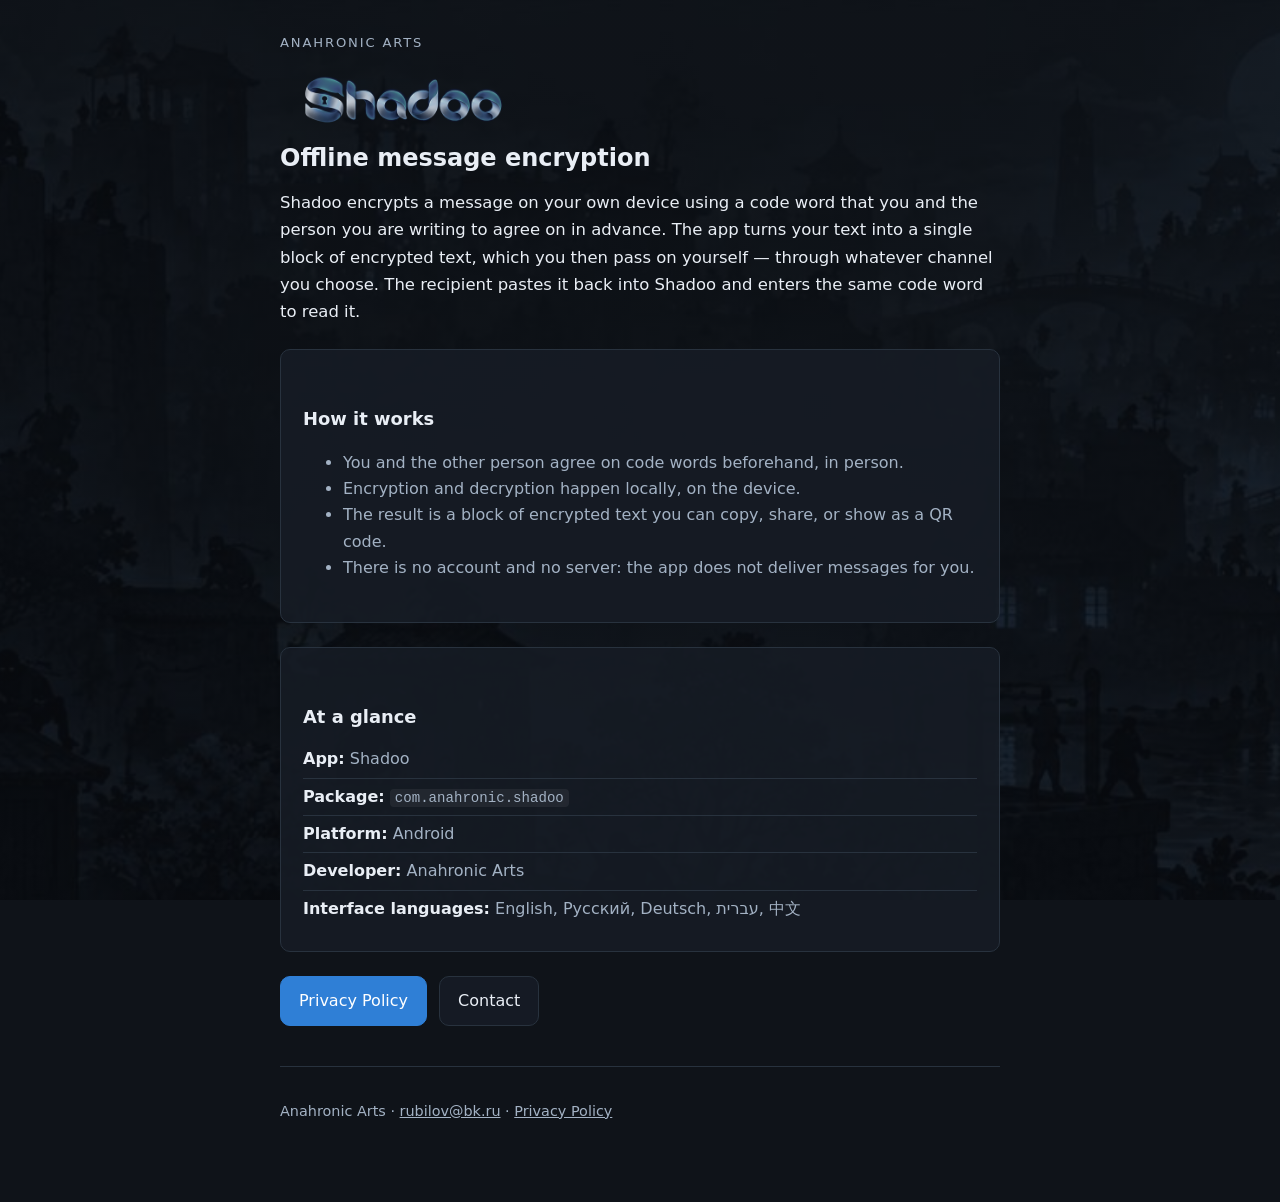
<file: index.html>
<!doctype html>
<html lang="en">
  <head>
    <meta charset="utf-8" />
    <meta name="viewport" content="width=device-width, initial-scale=1" />
    <title>Anahronic Arts — Shadoo</title>
    <meta
      name="description"
      content="Anahronic Arts — Shadoo, an offline message encryption app for Android. No server, no account."
    />
    <meta name="theme-color" content="#161c25" />
    <link rel="icon" href="/assets/favicon.ico" sizes="32x32" />
    <link rel="icon" type="image/png" href="/assets/icon-192.png" sizes="192x192" />
    <link rel="apple-touch-icon" href="/assets/icon-192.png" />
    <link rel="stylesheet" href="/styles.css" />
  </head>
  <body>
    <main class="wrap">
      <p class="brand">Anahronic Arts</p>
      <img class="logo" src="/assets/logo.png" alt="Shadoo" />
      <h1>Offline message encryption</h1>

      <p class="lede">
        Shadoo encrypts a message on your own device using a code word that you and the person you
        are writing to agree on in advance. The app turns your text into a single block of
        encrypted text, which you then pass on yourself — through whatever channel you choose. The
        recipient pastes it back into Shadoo and enters the same code word to read it.
      </p>

      <div class="card">
        <h2>How it works</h2>
        <ul>
          <li>You and the other person agree on code words beforehand, in person.</li>
          <li>Encryption and decryption happen locally, on the device.</li>
          <li>
            The result is a block of encrypted text you can copy, share, or show as a QR code.
          </li>
          <li>There is no account and no server: the app does not deliver messages for you.</li>
        </ul>
      </div>

      <div class="card">
        <h2>At a glance</h2>
        <ul class="meta">
          <li><strong>App:</strong> Shadoo</li>
          <li><strong>Package:</strong> <code>com.anahronic.shadoo</code></li>
          <li><strong>Platform:</strong> Android</li>
          <li><strong>Developer:</strong> Anahronic Arts</li>
          <li><strong>Interface languages:</strong> English, Русский, Deutsch, עברית, 中文</li>
        </ul>
      </div>

      <div class="actions">
        <a class="btn btn--primary" href="/privacy/">Privacy Policy</a>
        <a class="btn" href="mailto:rubilov@bk.ru">Contact</a>
      </div>

      <footer>
        <p>
          Anahronic Arts · <a href="mailto:rubilov@bk.ru">rubilov@bk.ru</a> ·
          <a href="/privacy/">Privacy Policy</a>
        </p>
      </footer>
    </main>
  </body>
</html>
</file>
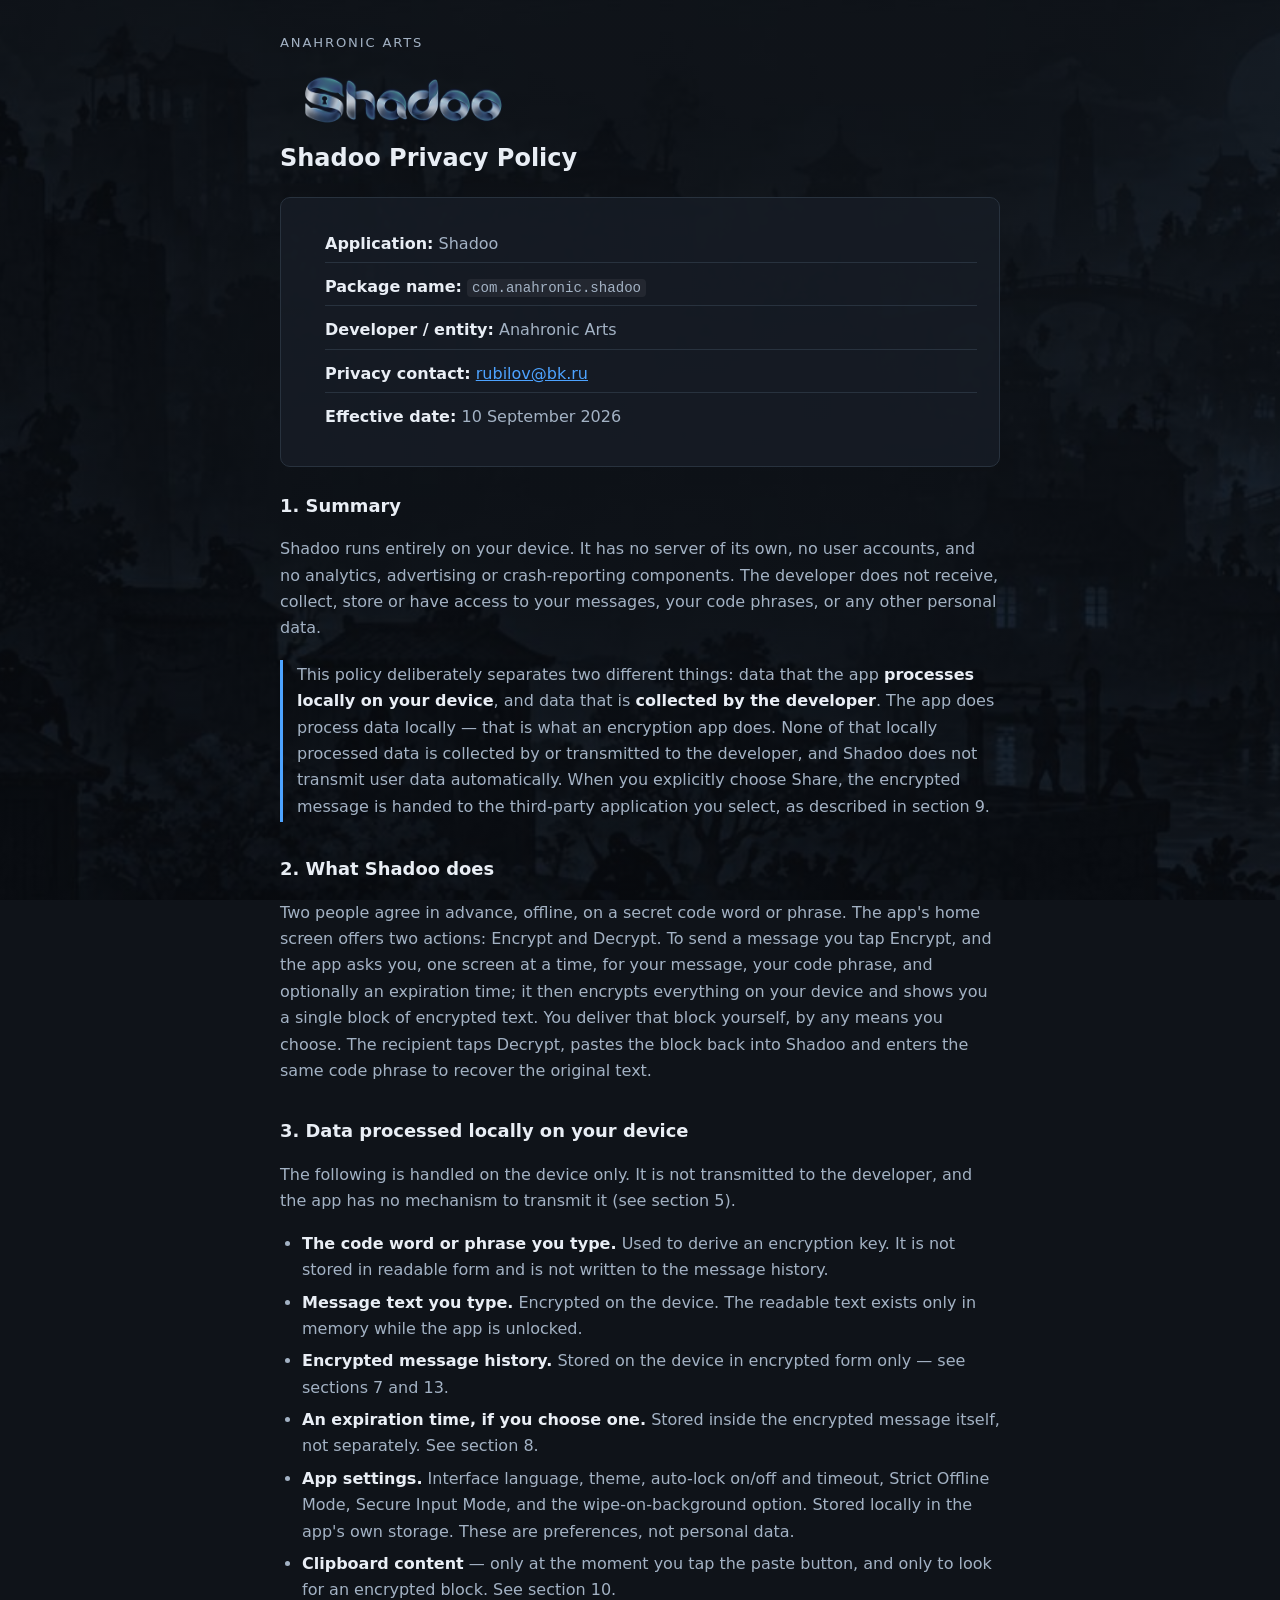
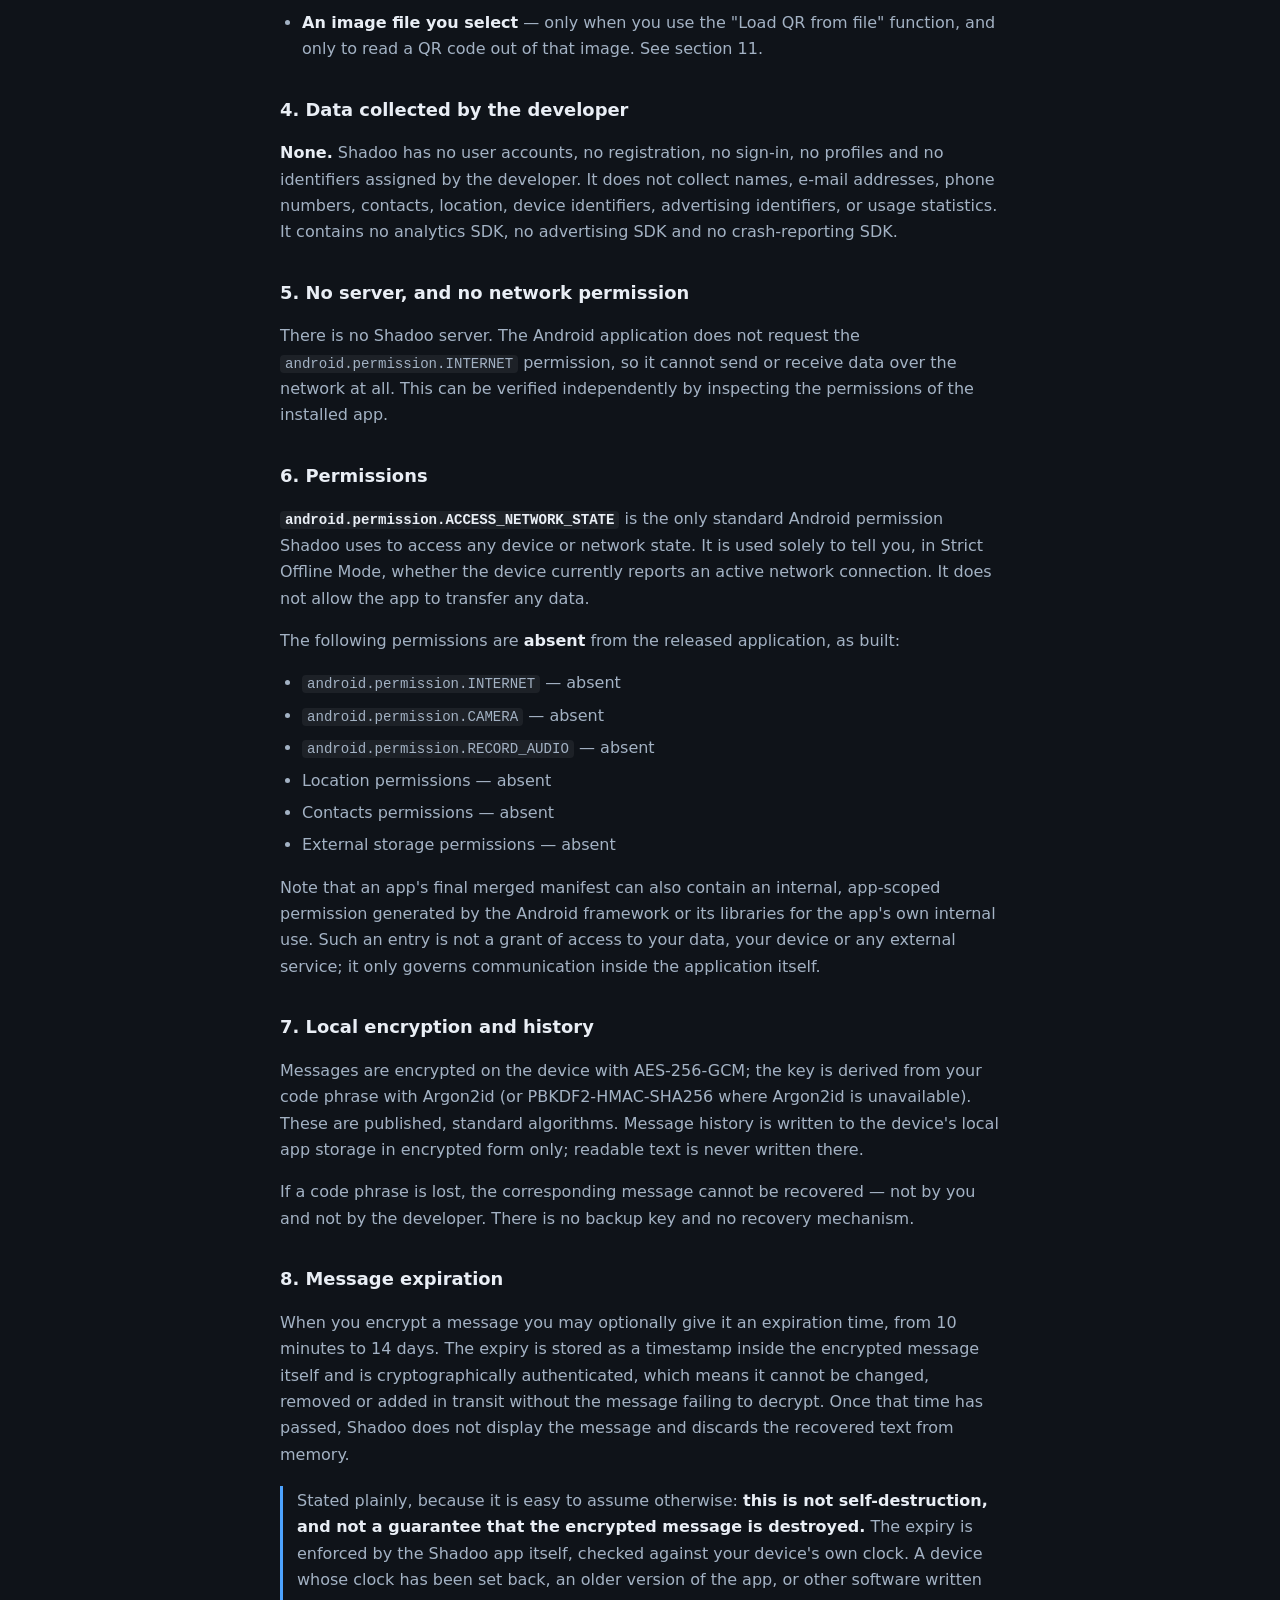
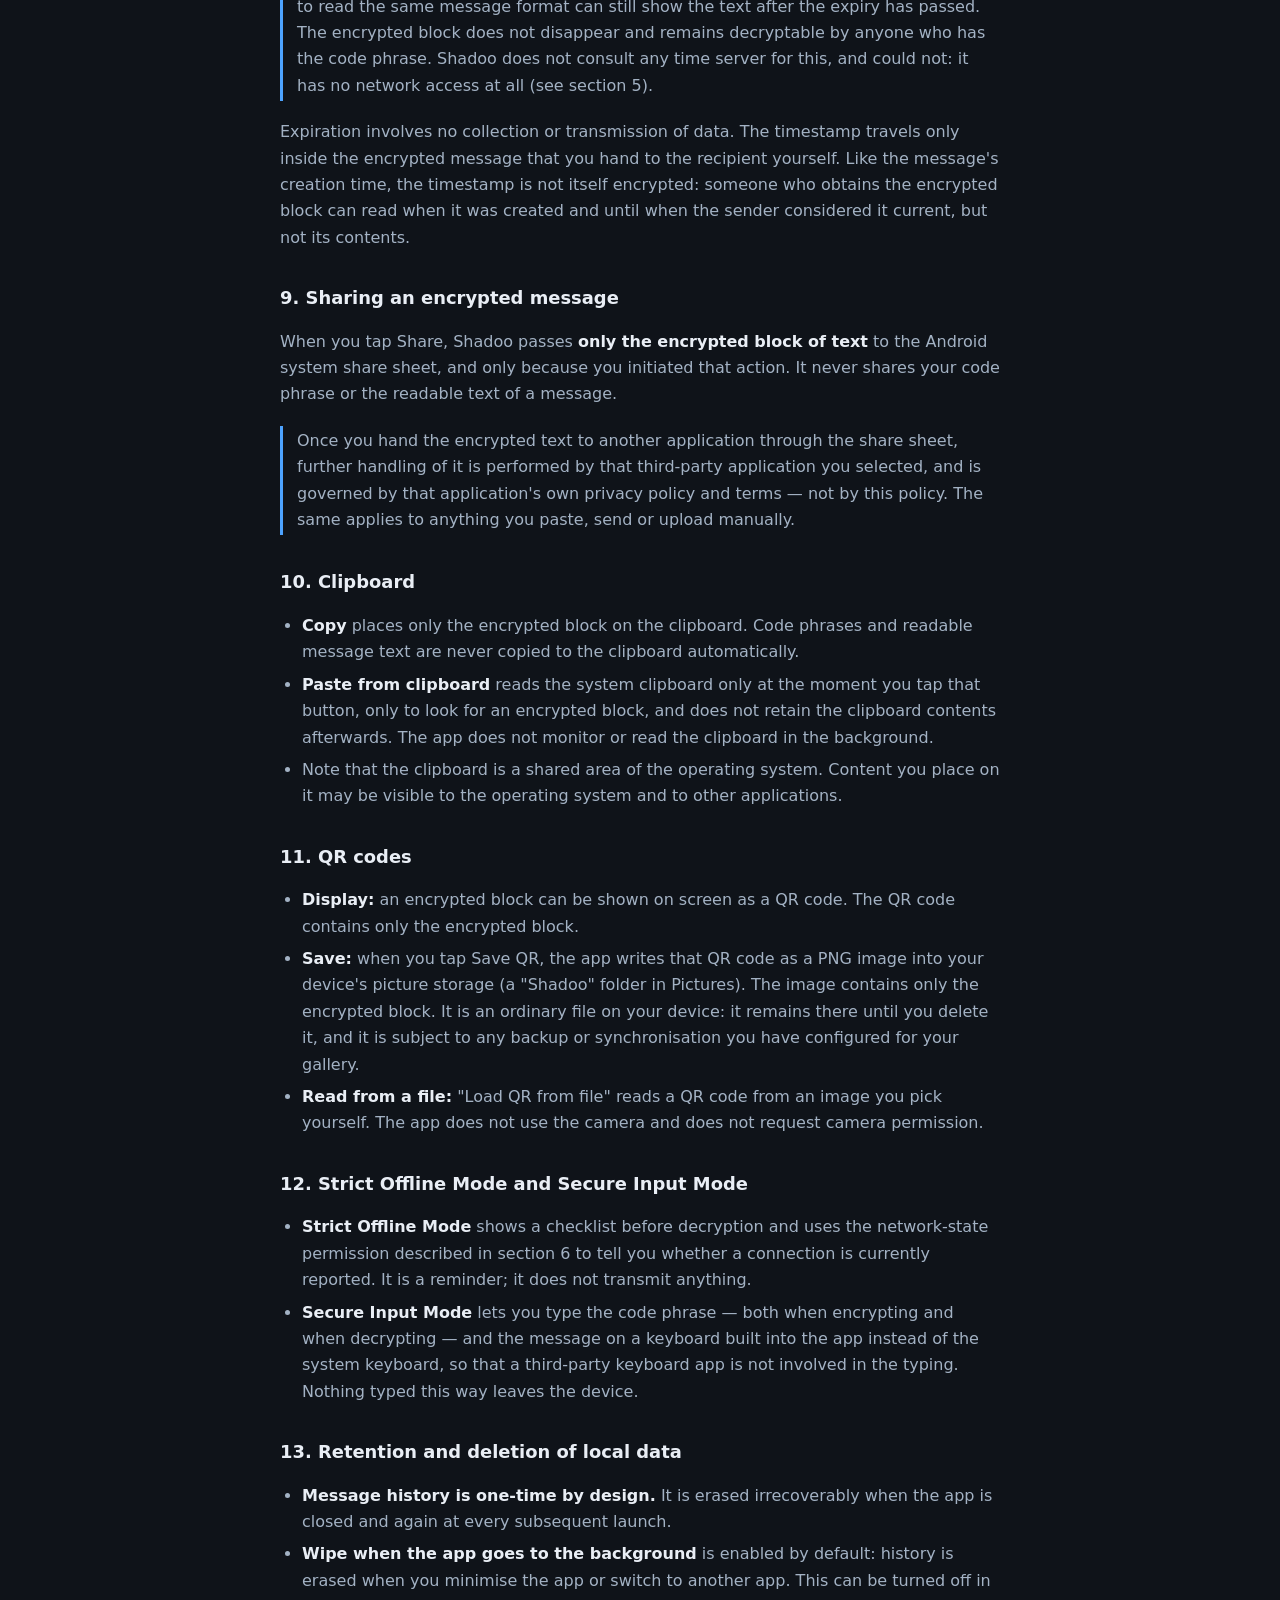
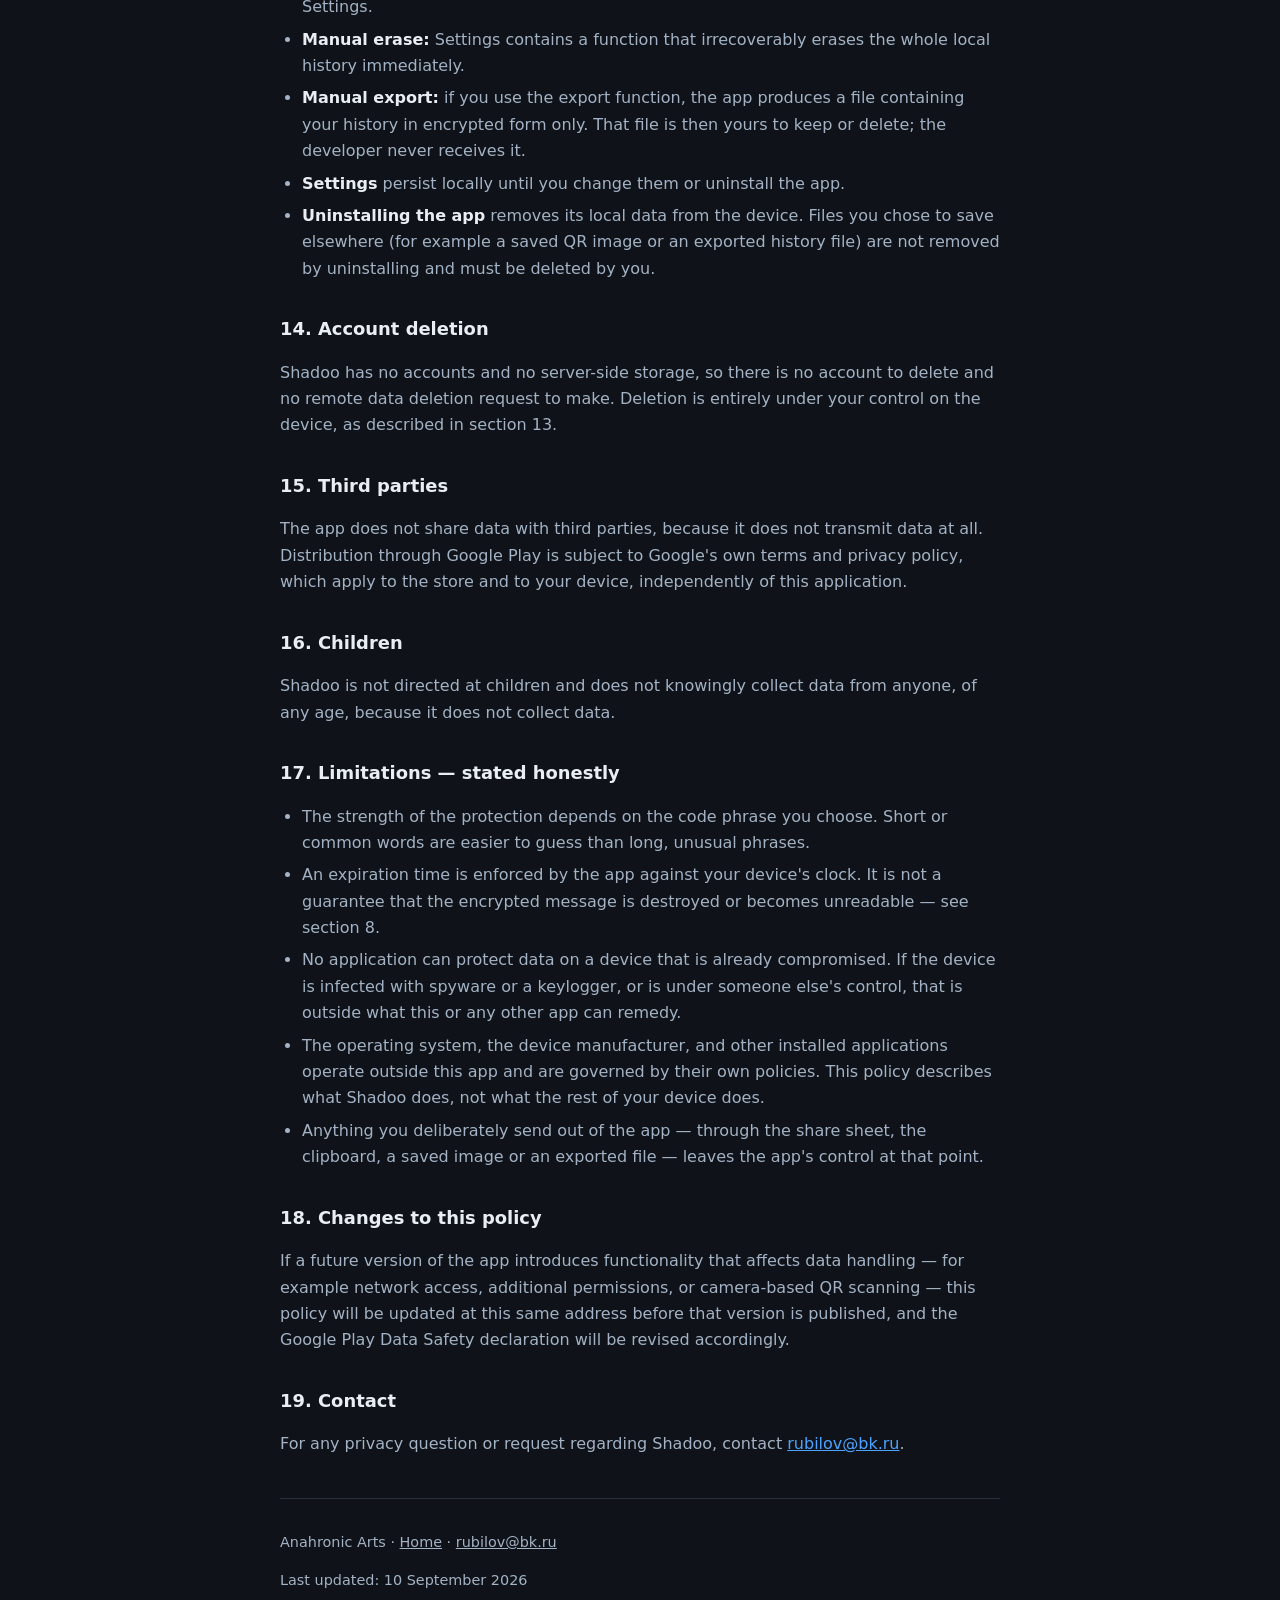
<file: privacy/index.html>
<!doctype html>
<html lang="en">
  <head>
    <meta charset="utf-8" />
    <meta name="viewport" content="width=device-width, initial-scale=1" />
    <title>Shadoo Privacy Policy — Anahronic Arts</title>
    <meta
      name="description"
      content="Privacy Policy for the Shadoo Android application by Anahronic Arts. What the app processes on your device, what it never sends anywhere, and how to delete it."
    />
    <meta name="theme-color" content="#161c25" />
    <link rel="icon" href="/assets/favicon.ico" sizes="32x32" />
    <link rel="icon" type="image/png" href="/assets/icon-192.png" sizes="192x192" />
    <link rel="apple-touch-icon" href="/assets/icon-192.png" />
    <link rel="stylesheet" href="/styles.css" />
  </head>
  <body>
    <main class="wrap doc">
      <p class="brand">Anahronic Arts</p>
      <img class="logo" src="/assets/logo.png" alt="Shadoo" />
      <h1>Shadoo Privacy Policy</h1>

      <div class="card">
        <ul class="meta">
          <li><strong>Application:</strong> Shadoo</li>
          <li><strong>Package name:</strong> <code>com.anahronic.shadoo</code></li>
          <li><strong>Developer / entity:</strong> Anahronic Arts</li>
          <li>
            <strong>Privacy contact:</strong>
            <a href="mailto:rubilov@bk.ru">rubilov@bk.ru</a>
          </li>
          <li><strong>Effective date:</strong> 10 September 2026</li>
        </ul>
      </div>

      <h2>1. Summary</h2>
      <p>
        Shadoo runs entirely on your device. It has no server of its own, no user accounts, and no
        analytics, advertising or crash-reporting components. The developer does not receive,
        collect, store or have access to your messages, your code phrases, or any other personal
        data.
      </p>
      <p class="note">
        This policy deliberately separates two different things: data that the app
        <strong>processes locally on your device</strong>, and data that is
        <strong>collected by the developer</strong>. The app does process data locally — that is
        what an encryption app does. None of that locally processed data is collected by or
        transmitted to the developer, and Shadoo does not transmit user data automatically. When
        you explicitly choose Share, the encrypted message is handed to the third-party
        application you select, as described in section 9.
      </p>

      <h2>2. What Shadoo does</h2>
      <p>
        Two people agree in advance, offline, on a secret code word or phrase. The app's home
        screen offers two actions: Encrypt and Decrypt. To send a message you tap Encrypt, and the
        app asks you, one screen at a time, for your message, your code phrase, and optionally an
        expiration time; it then encrypts everything on your device and shows you a single block of
        encrypted text. You deliver that block yourself, by any means you choose. The recipient taps
        Decrypt, pastes the block back into Shadoo and enters the same code phrase to recover the
        original text.
      </p>

      <h2>3. Data processed locally on your device</h2>
      <p>
        The following is handled on the device only. It is not transmitted to the developer, and
        the app has no mechanism to transmit it (see section 5).
      </p>
      <ul>
        <li>
          <strong>The code word or phrase you type.</strong> Used to derive an encryption key. It
          is not stored in readable form and is not written to the message history.
        </li>
        <li>
          <strong>Message text you type.</strong> Encrypted on the device. The readable text exists
          only in memory while the app is unlocked.
        </li>
        <li>
          <strong>Encrypted message history.</strong> Stored on the device in encrypted form only —
          see sections 7 and 13.
        </li>
        <li>
          <strong>An expiration time, if you choose one.</strong> Stored inside the encrypted
          message itself, not separately. See section 8.
        </li>
        <li>
          <strong>App settings.</strong> Interface language, theme, auto-lock on/off and timeout,
          Strict Offline Mode, Secure Input Mode, and the wipe-on-background option. Stored locally
          in the app's own storage. These are preferences, not personal data.
        </li>
        <li>
          <strong>Clipboard content</strong> — only at the moment you tap the paste button, and
          only to look for an encrypted block. See section 10.
        </li>
        <li>
          <strong>An image file you select</strong> — only when you use the "Load QR from file"
          function, and only to read a QR code out of that image. See section 11.
        </li>
      </ul>

      <h2>4. Data collected by the developer</h2>
      <p>
        <strong>None.</strong> Shadoo has no user accounts, no registration, no sign-in, no
        profiles and no identifiers assigned by the developer. It does not collect names, e-mail
        addresses, phone numbers, contacts, location, device identifiers, advertising identifiers,
        or usage statistics. It contains no analytics SDK, no advertising SDK and no
        crash-reporting SDK.
      </p>

      <h2>5. No server, and no network permission</h2>
      <p>
        There is no Shadoo server. The Android application does not request the
        <code>android.permission.INTERNET</code> permission, so it cannot send or receive data over
        the network at all. This can be verified independently by inspecting the permissions of the
        installed app.
      </p>

      <h2>6. Permissions</h2>
      <p>
        <strong><code>android.permission.ACCESS_NETWORK_STATE</code></strong> is the only standard
        Android permission Shadoo uses to access any device or network state. It is used solely to
        tell you, in Strict Offline Mode, whether the device currently reports an active network
        connection. It does not allow the app to transfer any data.
      </p>
      <p>
        The following permissions are <strong>absent</strong> from the released application, as
        built:
      </p>
      <ul>
        <li><code>android.permission.INTERNET</code> — absent</li>
        <li><code>android.permission.CAMERA</code> — absent</li>
        <li><code>android.permission.RECORD_AUDIO</code> — absent</li>
        <li>Location permissions — absent</li>
        <li>Contacts permissions — absent</li>
        <li>External storage permissions — absent</li>
      </ul>
      <p>
        Note that an app's final merged manifest can also contain an internal, app-scoped
        permission generated by the Android framework or its libraries for the app's own internal
        use. Such an entry is not a grant of access to your data, your device or any external
        service; it only governs communication inside the application itself.
      </p>

      <h2>7. Local encryption and history</h2>
      <p>
        Messages are encrypted on the device with AES-256-GCM; the key is derived from your code
        phrase with Argon2id (or PBKDF2-HMAC-SHA256 where Argon2id is unavailable). These are
        published, standard algorithms. Message history is written to the device's local app
        storage in encrypted form only; readable text is never written there.
      </p>
      <p>
        If a code phrase is lost, the corresponding message cannot be recovered — not by you and
        not by the developer. There is no backup key and no recovery mechanism.
      </p>

      <h2>8. Message expiration</h2>
      <p>
        When you encrypt a message you may optionally give it an expiration time, from 10 minutes to
        14 days. The expiry is stored as a timestamp inside the encrypted message itself and is
        cryptographically authenticated, which means it cannot be changed, removed or added in
        transit without the message failing to decrypt. Once that time has passed, Shadoo does not
        display the message and discards the recovered text from memory.
      </p>
      <p class="note">
        Stated plainly, because it is easy to assume otherwise: <strong>this is not
        self-destruction, and not a guarantee that the encrypted message is destroyed.</strong> The
        expiry is enforced by the Shadoo app itself, checked against your device's own clock. A
        device whose clock has been set back, an older version of the app, or other software written
        to read the same message format can still show the text after the expiry has passed. The
        encrypted block does not disappear and remains decryptable by anyone who has the code
        phrase. Shadoo does not consult any time server for this, and could not: it has no network
        access at all (see section 5).
      </p>
      <p>
        Expiration involves no collection or transmission of data. The timestamp travels only inside
        the encrypted message that you hand to the recipient yourself. Like the message's creation
        time, the timestamp is not itself encrypted: someone who obtains the encrypted block can
        read when it was created and until when the sender considered it current, but not its
        contents.
      </p>

      <h2>9. Sharing an encrypted message</h2>
      <p>
        When you tap Share, Shadoo passes <strong>only the encrypted block of text</strong> to the
        Android system share sheet, and only because you initiated that action. It never shares
        your code phrase or the readable text of a message.
      </p>
      <p class="note">
        Once you hand the encrypted text to another application through the share sheet, further
        handling of it is performed by that third-party application you selected, and is governed
        by that application's own privacy policy and terms — not by this policy. The same applies
        to anything you paste, send or upload manually.
      </p>

      <h2>10. Clipboard</h2>
      <ul>
        <li>
          <strong>Copy</strong> places only the encrypted block on the clipboard. Code phrases and
          readable message text are never copied to the clipboard automatically.
        </li>
        <li>
          <strong>Paste from clipboard</strong> reads the system clipboard only at the moment you
          tap that button, only to look for an encrypted block, and does not retain the clipboard
          contents afterwards. The app does not monitor or read the clipboard in the background.
        </li>
        <li>
          Note that the clipboard is a shared area of the operating system. Content you place on it
          may be visible to the operating system and to other applications.
        </li>
      </ul>

      <h2>11. QR codes</h2>
      <ul>
        <li>
          <strong>Display:</strong> an encrypted block can be shown on screen as a QR code. The QR
          code contains only the encrypted block.
        </li>
        <li>
          <strong>Save:</strong> when you tap Save QR, the app writes that QR code as a PNG image
          into your device's picture storage (a "Shadoo" folder in Pictures). The image contains
          only the encrypted block. It is an ordinary file on your device: it remains there until
          you delete it, and it is subject to any backup or synchronisation you have configured for
          your gallery.
        </li>
        <li>
          <strong>Read from a file:</strong> "Load QR from file" reads a QR code from an image you
          pick yourself. The app does not use the camera and does not request camera permission.
        </li>
      </ul>

      <h2>12. Strict Offline Mode and Secure Input Mode</h2>
      <ul>
        <li>
          <strong>Strict Offline Mode</strong> shows a checklist before decryption and uses the
          network-state permission described in section 6 to tell you whether a connection is
          currently reported. It is a reminder; it does not transmit anything.
        </li>
        <li>
          <strong>Secure Input Mode</strong> lets you type the code phrase — both when encrypting
          and when decrypting — and the message on a keyboard built into the app instead of the
          system keyboard, so that a third-party keyboard app is not involved in the typing.
          Nothing typed this way leaves the device.
        </li>
      </ul>

      <h2>13. Retention and deletion of local data</h2>
      <ul>
        <li>
          <strong>Message history is one-time by design.</strong> It is erased irrecoverably when
          the app is closed and again at every subsequent launch.
        </li>
        <li>
          <strong>Wipe when the app goes to the background</strong> is enabled by default: history
          is erased when you minimise the app or switch to another app. This can be turned off in
          Settings.
        </li>
        <li>
          <strong>Manual erase:</strong> Settings contains a function that irrecoverably erases the
          whole local history immediately.
        </li>
        <li>
          <strong>Manual export:</strong> if you use the export function, the app produces a file
          containing your history in encrypted form only. That file is then yours to keep or
          delete; the developer never receives it.
        </li>
        <li>
          <strong>Settings</strong> persist locally until you change them or uninstall the app.
        </li>
        <li>
          <strong>Uninstalling the app</strong> removes its local data from the device. Files you
          chose to save elsewhere (for example a saved QR image or an exported history file) are
          not removed by uninstalling and must be deleted by you.
        </li>
      </ul>

      <h2>14. Account deletion</h2>
      <p>
        Shadoo has no accounts and no server-side storage, so there is no account to delete and no
        remote data deletion request to make. Deletion is entirely under your control on the
        device, as described in section 13.
      </p>

      <h2>15. Third parties</h2>
      <p>
        The app does not share data with third parties, because it does not transmit data at all.
        Distribution through Google Play is subject to Google's own terms and privacy policy, which
        apply to the store and to your device, independently of this application.
      </p>

      <h2>16. Children</h2>
      <p>
        Shadoo is not directed at children and does not knowingly collect data from anyone, of any
        age, because it does not collect data.
      </p>

      <h2>17. Limitations — stated honestly</h2>
      <ul>
        <li>
          The strength of the protection depends on the code phrase you choose. Short or common
          words are easier to guess than long, unusual phrases.
        </li>
        <li>
          An expiration time is enforced by the app against your device's clock. It is not a
          guarantee that the encrypted message is destroyed or becomes unreadable — see section 8.
        </li>
        <li>
          No application can protect data on a device that is already compromised. If the device is
          infected with spyware or a keylogger, or is under someone else's control, that is outside
          what this or any other app can remedy.
        </li>
        <li>
          The operating system, the device manufacturer, and other installed applications operate
          outside this app and are governed by their own policies. This policy describes what
          Shadoo does, not what the rest of your device does.
        </li>
        <li>
          Anything you deliberately send out of the app — through the share sheet, the clipboard,
          a saved image or an exported file — leaves the app's control at that point.
        </li>
      </ul>

      <h2>18. Changes to this policy</h2>
      <p>
        If a future version of the app introduces functionality that affects data handling — for
        example network access, additional permissions, or camera-based QR scanning — this policy
        will be updated at this same address before that version is published, and the Google Play
        Data Safety declaration will be revised accordingly.
      </p>

      <h2>19. Contact</h2>
      <p>
        For any privacy question or request regarding Shadoo, contact
        <a href="mailto:rubilov@bk.ru">rubilov@bk.ru</a>.
      </p>

      <footer>
        <p>
          Anahronic Arts · <a href="/">Home</a> ·
          <a href="mailto:rubilov@bk.ru">rubilov@bk.ru</a>
        </p>
        <p>Last updated: 10 September 2026</p>
      </footer>
    </main>
  </body>
</html>
</file>
<file: styles.css>
/*
 * Shadoo / Anahronic Arts — static site styles.
 * Local only: no web fonts, no CDN, no remote anything.
 * Palette matches the app's Night theme.
 */

:root {
  --bg: #0f1319;
  --panel: #161c25;
  --text: #e9eef5;
  --muted: #a3b2c4;
  --border: #28323e;
  --accent: #4da3ff;
  --scrim: rgba(10, 13, 18, 0.72);
  --radius: 10px;
  color-scheme: dark;
}

* {
  box-sizing: border-box;
}

html {
  /* Keeps long tokens/paths in the policy from forcing a sideways scroll. */
  overflow-x: hidden;
}

body {
  margin: 0;
  min-height: 100vh;
  font: 16px/1.65 system-ui, -apple-system, "Segoe UI", Roboto, Arial, sans-serif;
  color: var(--text);
  background-color: var(--bg);
  /* Portrait artwork by default (phones get it unscaled and sharp); the wide
     one is swapped in below where the viewport is actually wide. */
  background-image: linear-gradient(var(--scrim), var(--scrim)), url("/assets/bg-tall.jpg");
  background-size: cover;
  background-position: center top;
  background-attachment: fixed;
  background-repeat: no-repeat;
  -webkit-text-size-adjust: 100%;
}

@media (min-width: 700px) {
  body {
    background-image: linear-gradient(var(--scrim), var(--scrim)), url("/assets/bg-wide.jpg");
    background-position: center center;
  }
}

.wrap {
  max-width: 760px;
  margin: 0 auto;
  padding: 32px 20px 64px;
}

/* Header / wordmark ------------------------------------------------------ */

.brand {
  font-size: 0.82rem;
  letter-spacing: 0.14em;
  text-transform: uppercase;
  color: var(--muted);
  margin: 0 0 14px;
}

.logo {
  display: block;
  width: 260px;
  max-width: 72%;
  height: auto;
  /* The wordmark is glowing letters on a near-black plate; screening it over
     a dark backdrop drops the plate and leaves only the glyphs. */
  mix-blend-mode: screen;
  margin: 0 0 10px -6px;
}

h1 {
  font-size: 1.5rem;
  line-height: 1.25;
  margin: 0 0 16px;
}

h2 {
  font-size: 1.12rem;
  margin: 32px 0 10px;
  color: var(--text);
}

h3 {
  font-size: 1rem;
  margin: 22px 0 8px;
  color: var(--text);
}

p,
li {
  color: var(--muted);
}

strong {
  color: var(--text);
}

a {
  color: var(--accent);
}

a:hover,
a:focus {
  text-decoration: none;
}

/* Panels ----------------------------------------------------------------- */

.card {
  background: color-mix(in srgb, var(--panel) 88%, transparent);
  border: 1px solid var(--border);
  border-radius: var(--radius);
  padding: 22px 22px 24px;
  margin: 24px 0;
}

.lede {
  font-size: 1.03rem;
  color: var(--text);
}

.meta {
  list-style: none;
  margin: 0;
  padding: 0;
}

.meta li {
  padding: 5px 0;
  border-bottom: 1px solid var(--border);
}

.meta li:last-child {
  border-bottom: 0;
}

.actions {
  display: flex;
  flex-wrap: wrap;
  gap: 12px;
  margin-top: 22px;
}

.btn {
  display: inline-block;
  padding: 11px 18px;
  border-radius: var(--radius);
  border: 1px solid var(--border);
  background: color-mix(in srgb, var(--panel) 92%, transparent);
  color: var(--text);
  text-decoration: none;
}

.btn:hover,
.btn:focus {
  border-color: var(--accent);
  color: var(--accent);
}

.btn--primary {
  background: #2f7fd6;
  border-color: #2f7fd6;
  color: #fff;
}

.btn--primary:hover,
.btn--primary:focus {
  background: #4da3ff;
  border-color: #4da3ff;
  color: #08111c;
}

/* Policy typography ------------------------------------------------------ */

.doc h2:first-of-type {
  margin-top: 8px;
}

.doc ul {
  padding-left: 22px;
}

.doc li {
  margin: 6px 0;
}

.note {
  border-left: 3px solid var(--accent);
  padding: 2px 0 2px 14px;
  margin: 18px 0;
}

code {
  font-family: ui-monospace, Consolas, "SFMono-Regular", Menlo, monospace;
  font-size: 0.88em;
  background: rgba(255, 255, 255, 0.06);
  border-radius: 4px;
  padding: 1px 5px;
  overflow-wrap: anywhere;
}

footer {
  margin-top: 40px;
  padding-top: 18px;
  border-top: 1px solid var(--border);
  font-size: 0.9rem;
  color: var(--muted);
}

footer a {
  color: var(--muted);
}

/* Small screens ---------------------------------------------------------- */

@media (max-width: 480px) {
  .wrap {
    padding: 24px 16px 48px;
  }

  .card {
    padding: 18px 16px 20px;
  }

  h1 {
    font-size: 1.32rem;
  }
}
</file>
